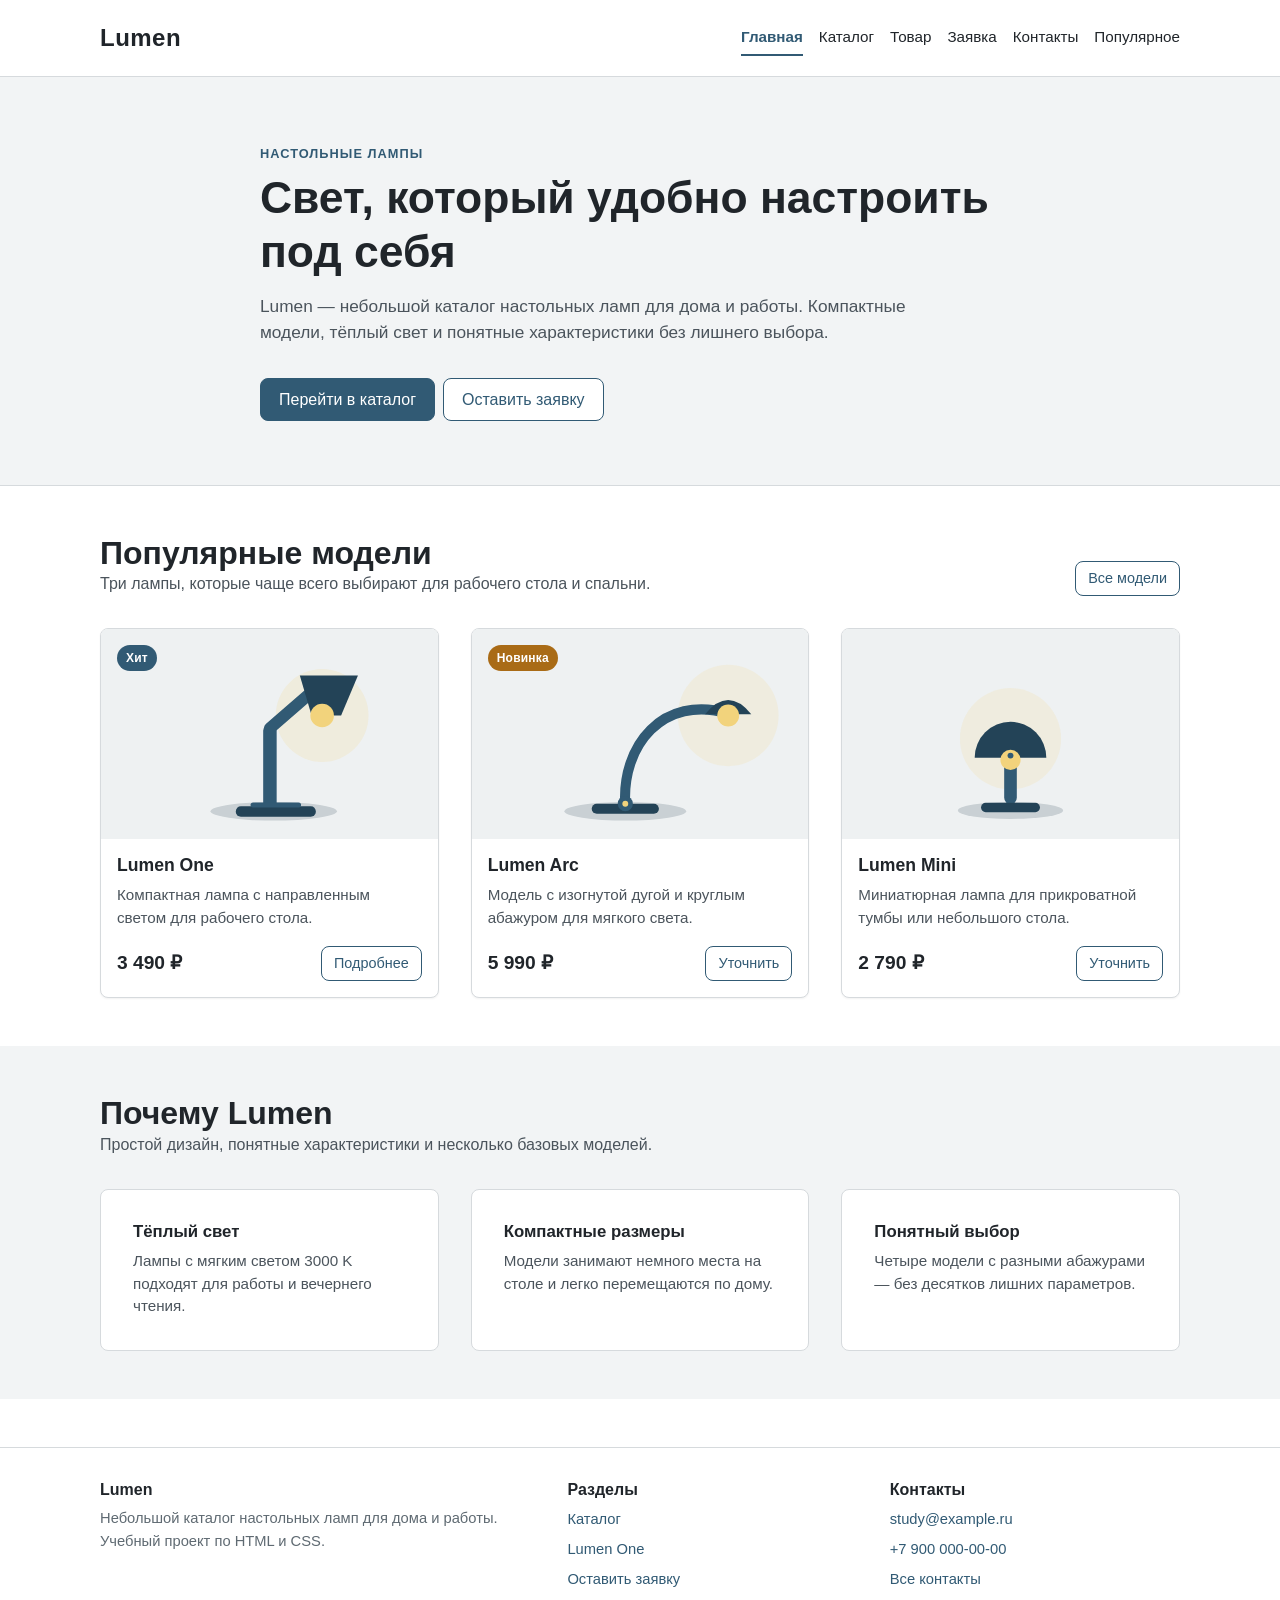
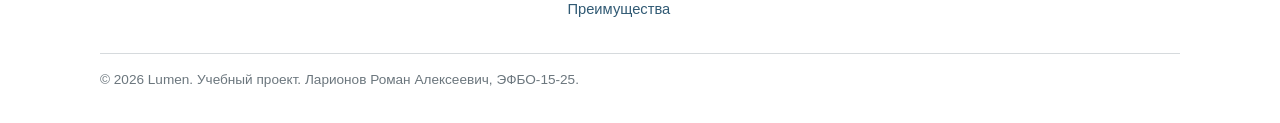
<file: index.html>
<!DOCTYPE html>
<html lang="ru">
<head>
  <meta charset="UTF-8">
  <meta name="viewport" content="width=device-width, initial-scale=1.0">
  <meta name="description" content="Lumen — небольшой каталог настольных ламп для дома и работы. Компактные модели, тёплый свет и понятные характеристики.">
  <title>Lumen — настольные лампы для дома и работы</title>
  <link rel="icon" type="image/svg+xml" href="images/favicon.svg">
  <link rel="stylesheet" href="css/style.css">
</head>
<body id="top">
  <a class="skip-link" href="#main">Перейти к содержимому</a>

  <header class="site-header">
    <div class="container site-header__inner">
      <a class="site-header__logo" href="index.html">Lumen</a>
      <nav class="site-nav" aria-label="Основная навигация">
        <ul class="site-nav__list">
          <li><a class="site-nav__link site-nav__link--active" href="index.html" aria-current="page">Главная</a></li>
          <li><a class="site-nav__link" href="catalog.html">Каталог</a></li>
          <li><a class="site-nav__link" href="product.html">Товар</a></li>
          <li><a class="site-nav__link" href="order.html">Заявка</a></li>
          <li><a class="site-nav__link" href="contacts.html">Контакты</a></li>
          <li><a class="site-nav__link" href="index.html#popular">Популярное</a></li>
        </ul>
      </nav>
    </div>
  </header>

  <main id="main">
    <section class="hero">
      <div class="container hero__inner">
        <span class="hero__eyebrow">Настольные лампы</span>
        <h1 class="hero__title">Свет, который удобно настроить под себя</h1>
        <p class="hero__text">
          Lumen — небольшой каталог настольных ламп для дома и работы.
          Компактные модели, тёплый свет и понятные характеристики без лишнего выбора.
        </p>
        <div class="hero__actions">
          <a class="button" href="catalog.html">Перейти в каталог</a>
          <button class="button button--secondary" type="button" data-open-order="order-dialog">Оставить заявку</button>
        </div>
      </div>
    </section>

    <section class="section" id="popular" aria-labelledby="popular-title">
      <div class="container">
        <div class="section__head">
          <div>
            <h2 class="section__title" id="popular-title">Популярные модели</h2>
            <p class="section__text">Три лампы, которые чаще всего выбирают для рабочего стола и спальни.</p>
          </div>
          <a class="button button--secondary button--small" href="catalog.html">Все модели</a>
        </div>

        <div class="product-grid">
          <article class="product-card">
            <span class="product-card__badge">Хит</span>
            <img class="product-card__image" src="images/lamp-one.svg" alt="Настольная лампа Lumen One" width="800" height="500">
            <div class="product-card__content">
              <h3 class="product-card__title"><a href="product.html">Lumen One</a></h3>
              <p class="product-card__text">Компактная лампа с направленным светом для рабочего стола.</p>
              <div class="product-card__meta">
                <p class="product-card__price">3 490 ₽</p>
                <a class="button button--secondary button--small" href="product.html">Подробнее</a>
              </div>
            </div>
          </article>

          <article class="product-card">
            <span class="product-card__badge product-card__badge--accent">Новинка</span>
            <img class="product-card__image" src="images/lamp-arc.svg" alt="Настольная лампа Lumen Arc" width="800" height="500">
            <div class="product-card__content">
              <h3 class="product-card__title">Lumen Arc</h3>
              <p class="product-card__text">Модель с изогнутой дугой и круглым абажуром для мягкого света.</p>
              <div class="product-card__meta">
                <p class="product-card__price">5 990 ₽</p>
                <a class="button button--secondary button--small" href="order.html">Уточнить</a>
              </div>
            </div>
          </article>

          <article class="product-card">
            <img class="product-card__image" src="images/lamp-mini.svg" alt="Настольная лампа Lumen Mini" width="800" height="500">
            <div class="product-card__content">
              <h3 class="product-card__title">Lumen Mini</h3>
              <p class="product-card__text">Миниатюрная лампа для прикроватной тумбы или небольшого стола.</p>
              <div class="product-card__meta">
                <p class="product-card__price">2 790 ₽</p>
                <a class="button button--secondary button--small" href="order.html">Уточнить</a>
              </div>
            </div>
          </article>
        </div>
      </div>
    </section>

    <section class="section section--muted" id="advantages" aria-labelledby="advantages-title">
      <div class="container">
        <div class="section__head">
          <div>
            <h2 class="section__title" id="advantages-title">Почему Lumen</h2>
            <p class="section__text">Простой дизайн, понятные характеристики и несколько базовых моделей.</p>
          </div>
        </div>

        <div class="advantage-grid">
          <article class="advantage">
            <h3 class="advantage__title">Тёплый свет</h3>
            <p class="advantage__text">Лампы с мягким светом 3000 K подходят для работы и вечернего чтения.</p>
          </article>
          <article class="advantage">
            <h3 class="advantage__title">Компактные размеры</h3>
            <p class="advantage__text">Модели занимают немного места на столе и легко перемещаются по дому.</p>
          </article>
          <article class="advantage">
            <h3 class="advantage__title">Понятный выбор</h3>
            <p class="advantage__text">Четыре модели с разными абажурами — без десятков лишних параметров.</p>
          </article>
        </div>
      </div>
    </section>
  </main>

  <footer class="site-footer" id="contacts">
    <div class="container">
      <div class="site-footer__grid">
        <div>
          <h2 class="site-footer__title">Lumen</h2>
          <p class="site-footer__text">Небольшой каталог настольных ламп для дома и работы. Учебный проект по HTML и CSS.</p>
        </div>
        <div>
          <h2 class="site-footer__title">Разделы</h2>
          <ul class="site-footer__list">
            <li><a class="site-footer__link" href="catalog.html">Каталог</a></li>
            <li><a class="site-footer__link" href="product.html">Lumen One</a></li>
            <li><a class="site-footer__link" href="order.html">Оставить заявку</a></li>
            <li><a class="site-footer__link" href="index.html#advantages">Преимущества</a></li>
          </ul>
        </div>
        <div>
          <h2 class="site-footer__title">Контакты</h2>
          <ul class="site-footer__list">
            <li><a class="site-footer__link" href="mailto:study@example.ru">study@example.ru</a></li>
            <li><a class="site-footer__link" href="tel:+79000000000">+7 900 000-00-00</a></li>
            <li><a class="site-footer__link" href="contacts.html">Все контакты</a></li>
          </ul>
        </div>
      </div>
      <p class="site-footer__bottom">© 2026 Lumen. Учебный проект. Ларионов Роман Алексеевич, ЭФБО-15-25.</p>
    </div>
  </footer>

  <dialog class="order-dialog" id="order-dialog" aria-labelledby="order-dialog-title">
    <button class="order-dialog__close" type="button" data-close-order aria-label="Закрыть окно">&times;</button>
    <h2 class="order-dialog__title" id="order-dialog-title">Заявка на лампу</h2>
    <p class="order-dialog__text">Оставьте контакты — поможем выбрать модель и ответим на вопросы.</p>

    <form class="order-form" action="#" method="post">
      <div class="order-form__grid">
        <div class="order-form__field">
          <label class="order-form__label" for="dialog-name">Имя <span class="order-form__required">*</span></label>
          <input class="order-form__input" id="dialog-name" name="name" type="text" minlength="2" maxlength="50" autocomplete="name" required>
        </div>
        <div class="order-form__field">
          <label class="order-form__label" for="dialog-email">E-mail <span class="order-form__required">*</span></label>
          <input class="order-form__input" id="dialog-email" name="email" type="email" placeholder="name@example.ru" autocomplete="email" required>
        </div>
        <div class="order-form__field">
          <label class="order-form__label" for="dialog-phone">Телефон <span class="order-form__required">*</span></label>
          <input class="order-form__input" id="dialog-phone" name="phone" type="tel" inputmode="tel" placeholder="+7 900 000-00-00" pattern="\+7\s?[0-9]{3}\s?[0-9]{3}-?[0-9]{2}-?[0-9]{2}" title="Формат: +7 900 000-00-00" autocomplete="tel" required>
        </div>
        <div class="order-form__field">
          <label class="order-form__label" for="dialog-model">Модель <span class="order-form__required">*</span></label>
          <select class="order-form__select" id="dialog-model" name="model" required>
            <option value="">Выберите модель</option>
            <option value="lumen-one">Lumen One</option>
            <option value="lumen-arc">Lumen Arc</option>
            <option value="lumen-mini">Lumen Mini</option>
            <option value="lumen-classic">Lumen Classic</option>
          </select>
        </div>
        <div class="order-form__field">
          <label class="order-form__label" for="dialog-date">Желаемая дата связи</label>
          <input class="order-form__input" id="dialog-date" name="contact-date" type="date">
        </div>
        <div class="order-form__field order-form__field--full">
          <label class="order-form__label" for="dialog-comment">Комментарий</label>
          <textarea class="order-form__textarea" id="dialog-comment" name="comment" rows="3" maxlength="300" placeholder="Дополнительная информация"></textarea>
        </div>
        <div class="order-form__field order-form__field--full">
          <label class="order-form__checkbox" for="dialog-consent">
            <input id="dialog-consent" name="consent" type="checkbox" required>
            <span>Согласен на обработку персональных данных <span class="order-form__required">*</span></span>
          </label>
        </div>
      </div>

      <input type="hidden" name="source" value="index-modal">
      <p class="form-message" role="status" hidden>Заявка отправлена. Мы свяжемся с вами в ближайшее время.</p>
      <div class="order-form__actions">
        <button class="button" type="submit">Отправить</button>
        <button class="button button--secondary" type="button" data-close-order>Закрыть</button>
      </div>
    </form>
  </dialog>

  <script src="js/main.js"></script>
</body>
</html>
</file>
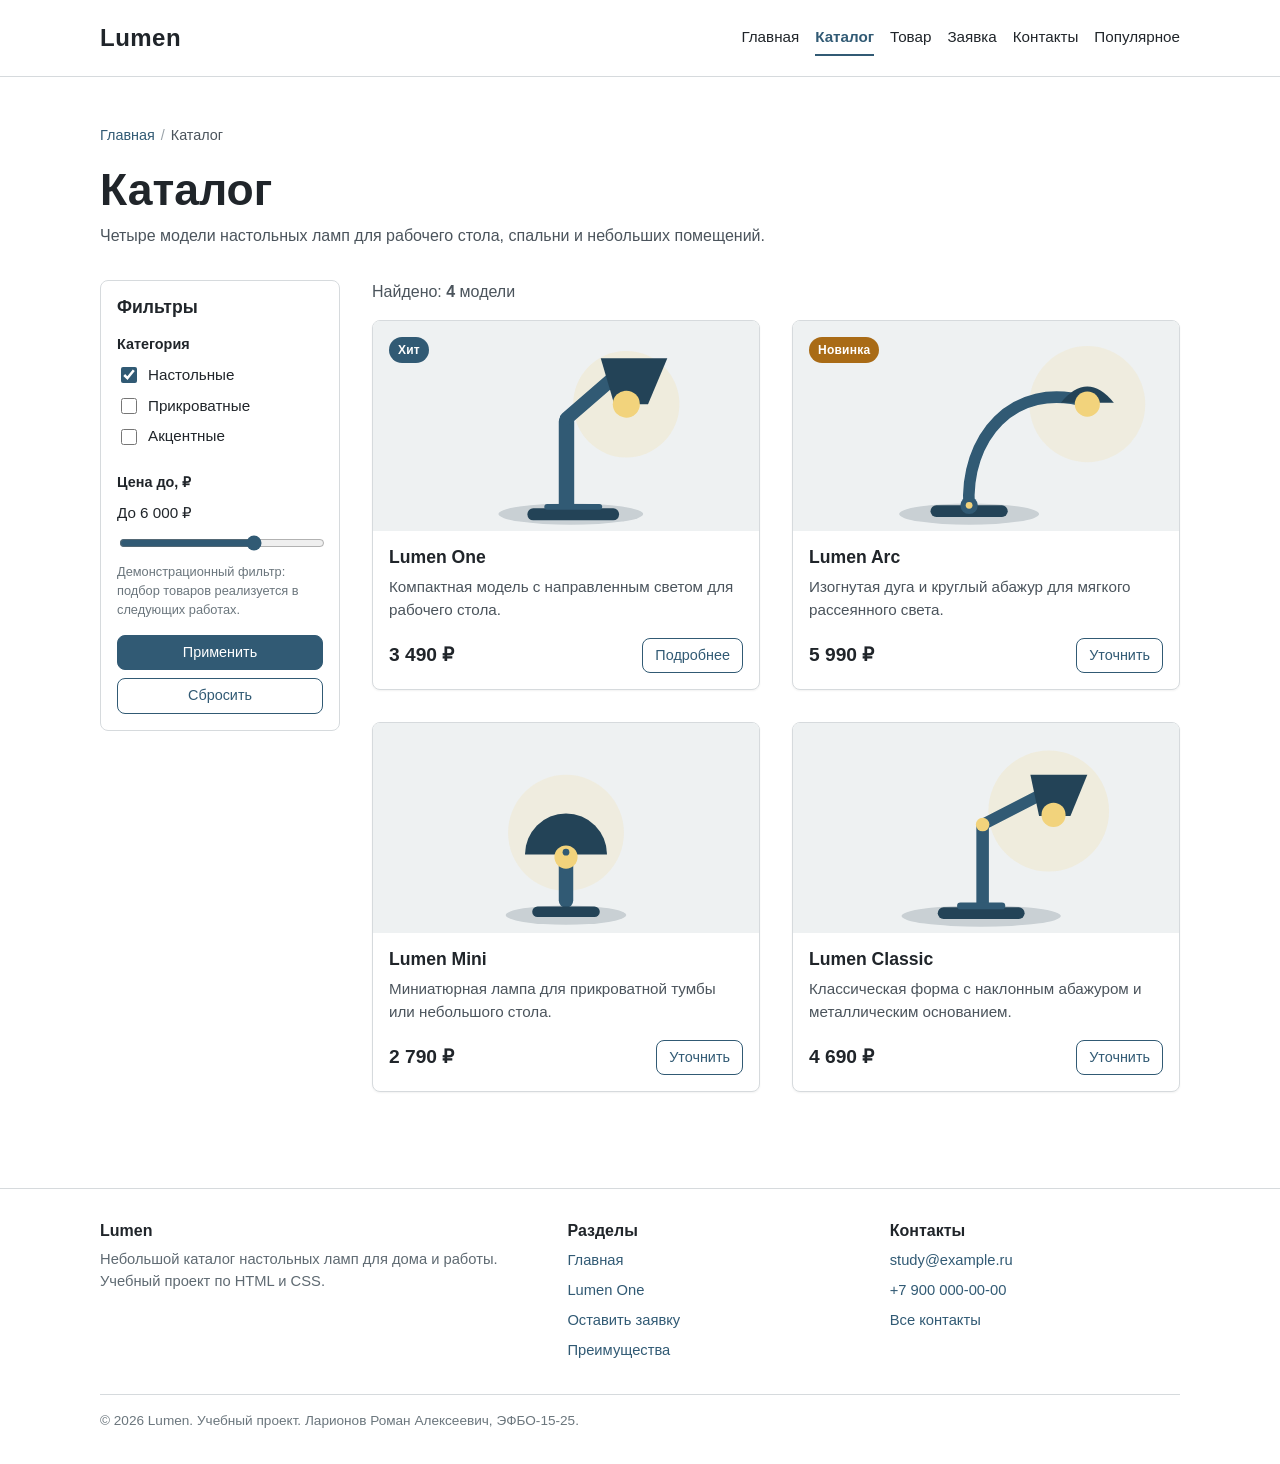
<file: catalog.html>
<!DOCTYPE html>
<html lang="ru">
<head>
  <meta charset="UTF-8">
  <meta name="viewport" content="width=device-width, initial-scale=1.0">
  <meta name="description" content="Каталог настольных ламп Lumen: четыре модели с разными абажурами, ценами и характеристиками.">
  <title>Каталог настольных ламп — Lumen</title>
  <link rel="icon" type="image/svg+xml" href="images/favicon.svg">
  <link rel="stylesheet" href="css/style.css">
</head>
<body id="top">
  <a class="skip-link" href="#main">Перейти к содержимому</a>

  <header class="site-header">
    <div class="container site-header__inner">
      <a class="site-header__logo" href="index.html">Lumen</a>
      <nav class="site-nav" aria-label="Основная навигация">
        <ul class="site-nav__list">
          <li><a class="site-nav__link" href="index.html">Главная</a></li>
          <li><a class="site-nav__link site-nav__link--active" href="catalog.html" aria-current="page">Каталог</a></li>
          <li><a class="site-nav__link" href="product.html">Товар</a></li>
          <li><a class="site-nav__link" href="order.html">Заявка</a></li>
          <li><a class="site-nav__link" href="contacts.html">Контакты</a></li>
          <li><a class="site-nav__link" href="index.html#popular">Популярное</a></li>
        </ul>
      </nav>
    </div>
  </header>

  <main id="main" class="section">
    <div class="container">
      <nav class="breadcrumbs" aria-label="Хлебные крошки">
        <ol class="breadcrumbs__list">
          <li class="breadcrumbs__item"><a href="index.html">Главная</a></li>
          <li class="breadcrumbs__item"><span class="breadcrumbs__current" aria-current="page">Каталог</span></li>
        </ol>
      </nav>

      <div class="page-head">
        <h1 class="page-head__title">Каталог</h1>
        <p class="page-head__text">Четыре модели настольных ламп для рабочего стола, спальни и небольших помещений.</p>
      </div>

      <div class="catalog__layout">
        <aside class="catalog__aside" aria-label="Фильтры каталога">
          <form class="filter" action="#" method="get">
            <h2 class="filter__title">Фильтры</h2>

            <fieldset class="filter__group">
              <legend class="filter__legend">Категория</legend>
              <label class="filter__item">
                <input class="filter__input" type="checkbox" name="category" value="desk" checked>
                <span>Настольные</span>
              </label>
              <label class="filter__item">
                <input class="filter__input" type="checkbox" name="category" value="bedside">
                <span>Прикроватные</span>
              </label>
              <label class="filter__item">
                <input class="filter__input" type="checkbox" name="category" value="accent">
                <span>Акцентные</span>
              </label>
            </fieldset>

            <fieldset class="filter__group">
              <legend class="filter__legend">Цена до, ₽</legend>
              <label class="filter__item" for="price-max">До 6 000 ₽</label>
              <input class="filter__range" id="price-max" type="range" name="price" min="2000" max="8000" step="500" value="6000">
              <p class="filter__hint">Демонстрационный фильтр: подбор товаров реализуется в следующих работах.</p>
            </fieldset>

            <div class="filter__actions">
              <button class="button button--small" type="submit">Применить</button>
              <button class="button button--secondary button--small" type="reset">Сбросить</button>
            </div>
          </form>
        </aside>

        <div class="catalog__content">
          <div class="catalog__toolbar">
            <p class="catalog__count">Найдено: <strong>4</strong> модели</p>
          </div>

          <div class="product-grid">
            <article class="product-card">
              <span class="product-card__badge">Хит</span>
              <img class="product-card__image" src="images/lamp-one.svg" alt="Настольная лампа Lumen One" width="800" height="500">
              <div class="product-card__content">
                <h2 class="product-card__title"><a href="product.html">Lumen One</a></h2>
                <p class="product-card__text">Компактная модель с направленным светом для рабочего стола.</p>
                <div class="product-card__meta">
                  <p class="product-card__price">3 490 ₽</p>
                  <a class="button button--secondary button--small" href="product.html">Подробнее</a>
                </div>
              </div>
            </article>

            <article class="product-card">
              <span class="product-card__badge product-card__badge--accent">Новинка</span>
              <img class="product-card__image" src="images/lamp-arc.svg" alt="Настольная лампа Lumen Arc" width="800" height="500">
              <div class="product-card__content">
                <h2 class="product-card__title">Lumen Arc</h2>
                <p class="product-card__text">Изогнутая дуга и круглый абажур для мягкого рассеянного света.</p>
                <div class="product-card__meta">
                  <p class="product-card__price">5 990 ₽</p>
                  <a class="button button--secondary button--small" href="order.html">Уточнить</a>
                </div>
              </div>
            </article>

            <article class="product-card">
              <img class="product-card__image" src="images/lamp-mini.svg" alt="Настольная лампа Lumen Mini" width="800" height="500">
              <div class="product-card__content">
                <h2 class="product-card__title">Lumen Mini</h2>
                <p class="product-card__text">Миниатюрная лампа для прикроватной тумбы или небольшого стола.</p>
                <div class="product-card__meta">
                  <p class="product-card__price">2 790 ₽</p>
                  <a class="button button--secondary button--small" href="order.html">Уточнить</a>
                </div>
              </div>
            </article>

            <article class="product-card">
              <img class="product-card__image" src="images/lamp-classic.svg" alt="Настольная лампа Lumen Classic" width="800" height="500">
              <div class="product-card__content">
                <h2 class="product-card__title">Lumen Classic</h2>
                <p class="product-card__text">Классическая форма с наклонным абажуром и металлическим основанием.</p>
                <div class="product-card__meta">
                  <p class="product-card__price">4 690 ₽</p>
                  <a class="button button--secondary button--small" href="order.html">Уточнить</a>
                </div>
              </div>
            </article>
          </div>
        </div>
      </div>
    </div>
  </main>

  <footer class="site-footer">
    <div class="container">
      <div class="site-footer__grid">
        <div>
          <h2 class="site-footer__title">Lumen</h2>
          <p class="site-footer__text">Небольшой каталог настольных ламп для дома и работы. Учебный проект по HTML и CSS.</p>
        </div>
        <div>
          <h2 class="site-footer__title">Разделы</h2>
          <ul class="site-footer__list">
            <li><a class="site-footer__link" href="index.html">Главная</a></li>
            <li><a class="site-footer__link" href="product.html">Lumen One</a></li>
            <li><a class="site-footer__link" href="order.html">Оставить заявку</a></li>
            <li><a class="site-footer__link" href="index.html#advantages">Преимущества</a></li>
          </ul>
        </div>
        <div>
          <h2 class="site-footer__title">Контакты</h2>
          <ul class="site-footer__list">
            <li><a class="site-footer__link" href="mailto:study@example.ru">study@example.ru</a></li>
            <li><a class="site-footer__link" href="tel:+79000000000">+7 900 000-00-00</a></li>
            <li><a class="site-footer__link" href="contacts.html">Все контакты</a></li>
          </ul>
        </div>
      </div>
      <p class="site-footer__bottom">© 2026 Lumen. Учебный проект. Ларионов Роман Алексеевич, ЭФБО-15-25.</p>
    </div>
  </footer>

  <script src="js/main.js"></script>
</body>
</html>
</file>
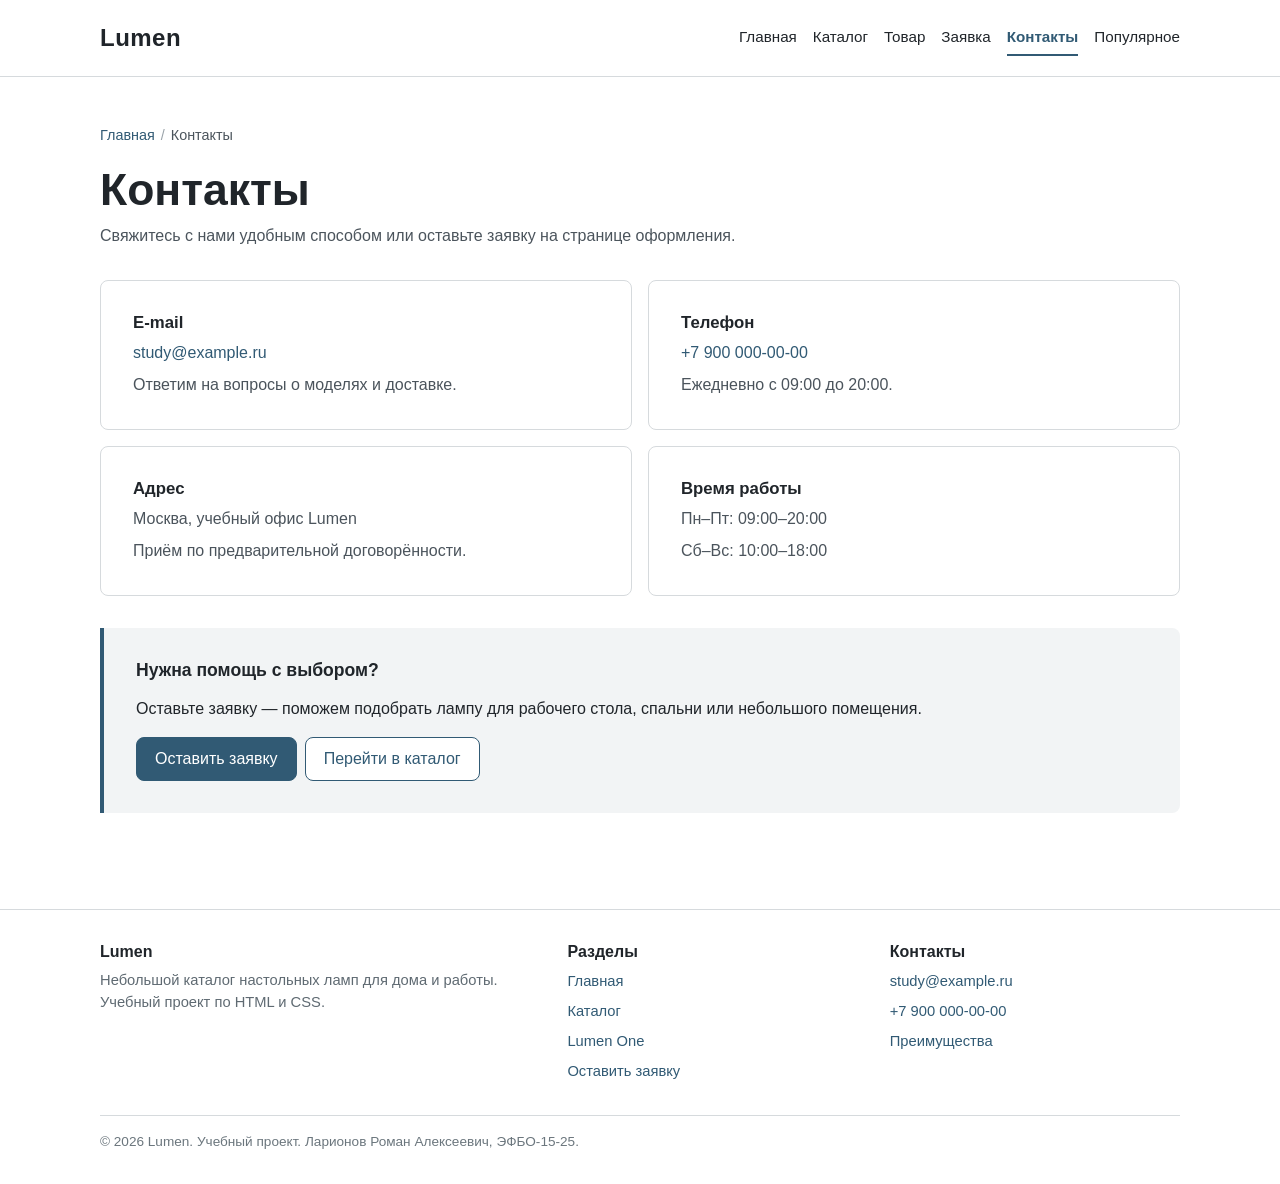
<file: contacts.html>
<!DOCTYPE html>
<html lang="ru">
<head>
  <meta charset="UTF-8">
  <meta name="viewport" content="width=device-width, initial-scale=1.0">
  <meta name="description" content="Контакты Lumen: e-mail, телефон, адрес и время работы учебного каталога настольных ламп.">
  <title>Контакты — Lumen</title>
  <link rel="icon" type="image/svg+xml" href="images/favicon.svg">
  <link rel="stylesheet" href="css/style.css">
</head>
<body id="top">
  <a class="skip-link" href="#main">Перейти к содержимому</a>

  <header class="site-header">
    <div class="container site-header__inner">
      <a class="site-header__logo" href="index.html">Lumen</a>
      <nav class="site-nav" aria-label="Основная навигация">
        <ul class="site-nav__list">
          <li><a class="site-nav__link" href="index.html">Главная</a></li>
          <li><a class="site-nav__link" href="catalog.html">Каталог</a></li>
          <li><a class="site-nav__link" href="product.html">Товар</a></li>
          <li><a class="site-nav__link" href="order.html">Заявка</a></li>
          <li><a class="site-nav__link site-nav__link--active" href="contacts.html" aria-current="page">Контакты</a></li>
          <li><a class="site-nav__link" href="index.html#popular">Популярное</a></li>
        </ul>
      </nav>
    </div>
  </header>

  <main id="main" class="section">
    <div class="container">
      <nav class="breadcrumbs" aria-label="Хлебные крошки">
        <ol class="breadcrumbs__list">
          <li class="breadcrumbs__item"><a href="index.html">Главная</a></li>
          <li class="breadcrumbs__item"><span class="breadcrumbs__current" aria-current="page">Контакты</span></li>
        </ol>
      </nav>

      <div class="page-head">
        <h1 class="page-head__title">Контакты</h1>
        <p class="page-head__text">Свяжитесь с нами удобным способом или оставьте заявку на странице оформления.</p>
      </div>

      <div class="contact-grid">
        <article class="contact-card">
          <h2 class="contact-card__title">E-mail</h2>
          <p class="contact-card__text"><a href="mailto:study@example.ru">study@example.ru</a></p>
          <p class="contact-card__text">Ответим на вопросы о моделях и доставке.</p>
        </article>

        <article class="contact-card">
          <h2 class="contact-card__title">Телефон</h2>
          <p class="contact-card__text"><a href="tel:+79000000000">+7 900 000-00-00</a></p>
          <p class="contact-card__text">Ежедневно с 09:00 до 20:00.</p>
        </article>

        <article class="contact-card">
          <h2 class="contact-card__title">Адрес</h2>
          <p class="contact-card__text">Москва, учебный офис Lumen</p>
          <p class="contact-card__text">Приём по предварительной договорённости.</p>
        </article>

        <article class="contact-card">
          <h2 class="contact-card__title">Время работы</h2>
          <p class="contact-card__text">Пн–Пт: 09:00–20:00</p>
          <p class="contact-card__text">Сб–Вс: 10:00–18:00</p>
        </article>
      </div>

      <div class="info-panel">
        <h2 class="info-panel__title">Нужна помощь с выбором?</h2>
        <p>Оставьте заявку — поможем подобрать лампу для рабочего стола, спальни или небольшого помещения.</p>
        <div class="order-form__actions">
          <a class="button" href="order.html">Оставить заявку</a>
          <a class="button button--secondary" href="catalog.html">Перейти в каталог</a>
        </div>
      </div>
    </div>
  </main>

  <footer class="site-footer">
    <div class="container">
      <div class="site-footer__grid">
        <div>
          <h2 class="site-footer__title">Lumen</h2>
          <p class="site-footer__text">Небольшой каталог настольных ламп для дома и работы. Учебный проект по HTML и CSS.</p>
        </div>
        <div>
          <h2 class="site-footer__title">Разделы</h2>
          <ul class="site-footer__list">
            <li><a class="site-footer__link" href="index.html">Главная</a></li>
            <li><a class="site-footer__link" href="catalog.html">Каталог</a></li>
            <li><a class="site-footer__link" href="product.html">Lumen One</a></li>
            <li><a class="site-footer__link" href="order.html">Оставить заявку</a></li>
          </ul>
        </div>
        <div>
          <h2 class="site-footer__title">Контакты</h2>
          <ul class="site-footer__list">
            <li><a class="site-footer__link" href="mailto:study@example.ru">study@example.ru</a></li>
            <li><a class="site-footer__link" href="tel:+79000000000">+7 900 000-00-00</a></li>
            <li><a class="site-footer__link" href="index.html#advantages">Преимущества</a></li>
          </ul>
        </div>
      </div>
      <p class="site-footer__bottom">© 2026 Lumen. Учебный проект. Ларионов Роман Алексеевич, ЭФБО-15-25.</p>
    </div>
  </footer>

  <script src="js/main.js"></script>
</body>
</html>
</file>
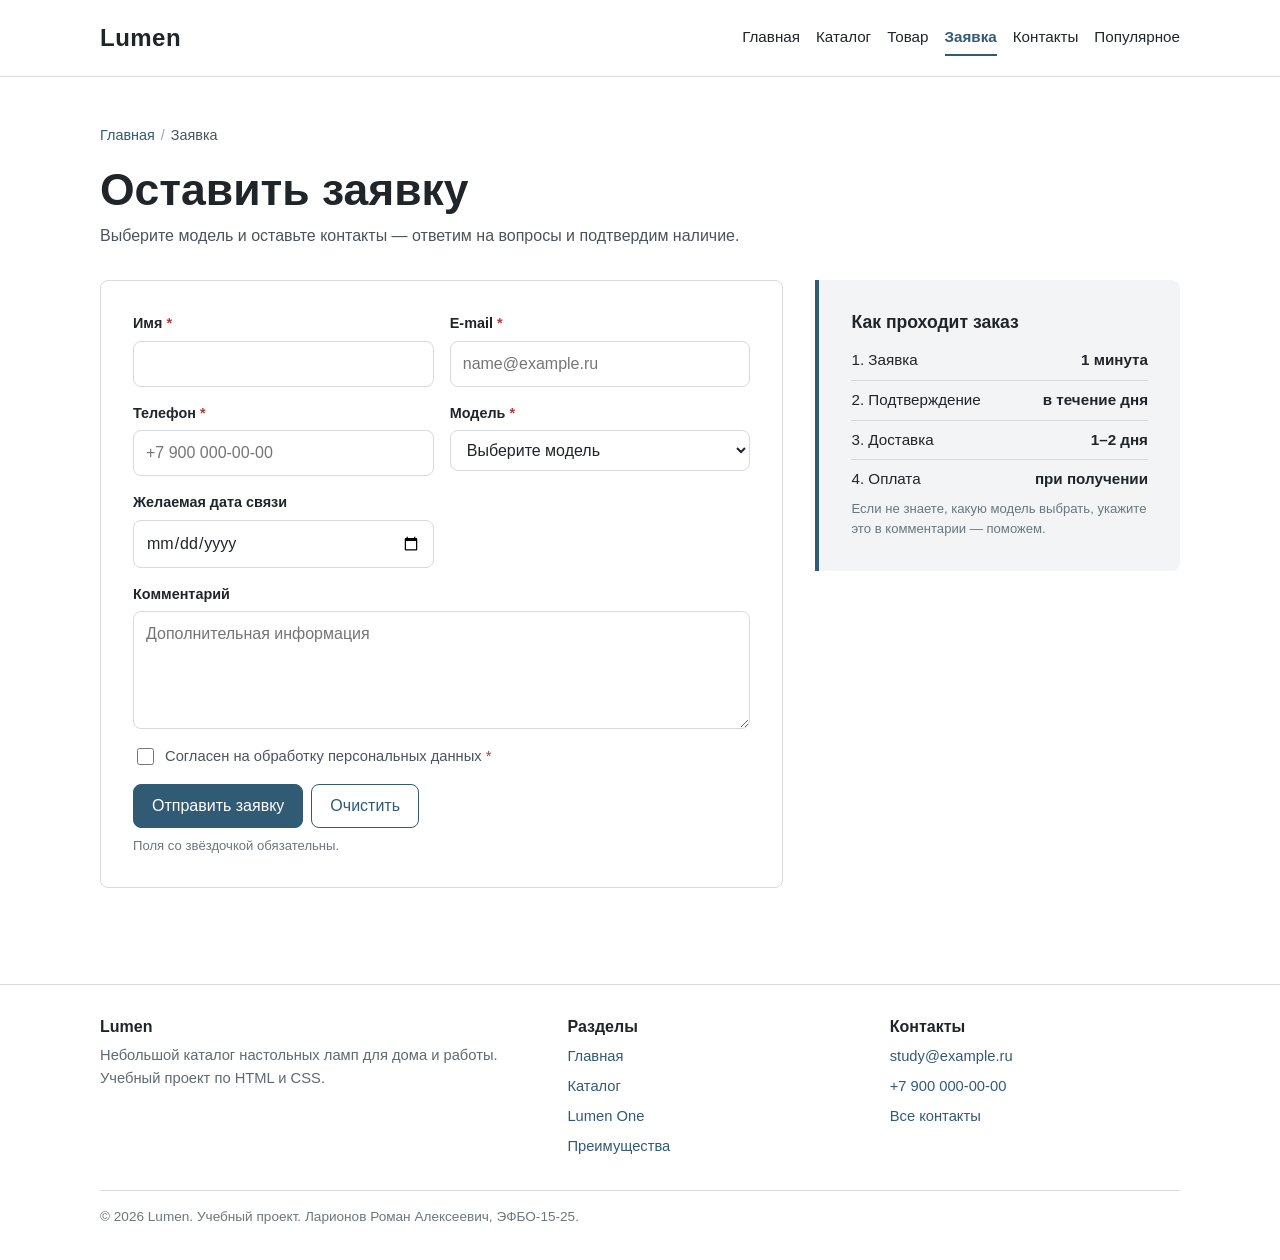
<file: order.html>
<!DOCTYPE html>
<html lang="ru">
<head>
  <meta charset="UTF-8">
  <meta name="viewport" content="width=device-width, initial-scale=1.0">
  <meta name="description" content="Оставить заявку на настольную лампу Lumen: выбор модели, контактные данные и комментарий.">
  <title>Оставить заявку — Lumen</title>
  <link rel="icon" type="image/svg+xml" href="images/favicon.svg">
  <link rel="stylesheet" href="css/style.css">
</head>
<body id="top">
  <a class="skip-link" href="#main">Перейти к содержимому</a>

  <header class="site-header">
    <div class="container site-header__inner">
      <a class="site-header__logo" href="index.html">Lumen</a>
      <nav class="site-nav" aria-label="Основная навигация">
        <ul class="site-nav__list">
          <li><a class="site-nav__link" href="index.html">Главная</a></li>
          <li><a class="site-nav__link" href="catalog.html">Каталог</a></li>
          <li><a class="site-nav__link" href="product.html">Товар</a></li>
          <li><a class="site-nav__link site-nav__link--active" href="order.html" aria-current="page">Заявка</a></li>
          <li><a class="site-nav__link" href="contacts.html">Контакты</a></li>
          <li><a class="site-nav__link" href="index.html#popular">Популярное</a></li>
        </ul>
      </nav>
    </div>
  </header>

  <main id="main" class="section">
    <div class="container">
      <nav class="breadcrumbs" aria-label="Хлебные крошки">
        <ol class="breadcrumbs__list">
          <li class="breadcrumbs__item"><a href="index.html">Главная</a></li>
          <li class="breadcrumbs__item"><span class="breadcrumbs__current" aria-current="page">Заявка</span></li>
        </ol>
      </nav>

      <div class="page-head">
        <h1 class="page-head__title">Оставить заявку</h1>
        <p class="page-head__text">Выберите модель и оставьте контакты — ответим на вопросы и подтвердим наличие.</p>
      </div>

      <div class="order-layout">
        <form class="order-form" action="#" method="post">
          <div class="order-form__grid">
            <div class="order-form__field">
              <label class="order-form__label" for="order-name">Имя <span class="order-form__required">*</span></label>
              <input class="order-form__input" id="order-name" name="name" type="text" minlength="2" maxlength="50" autocomplete="name" required>
            </div>
            <div class="order-form__field">
              <label class="order-form__label" for="order-email">E-mail <span class="order-form__required">*</span></label>
              <input class="order-form__input" id="order-email" name="email" type="email" placeholder="name@example.ru" autocomplete="email" required>
            </div>
            <div class="order-form__field">
              <label class="order-form__label" for="order-phone">Телефон <span class="order-form__required">*</span></label>
              <input class="order-form__input" id="order-phone" name="phone" type="tel" inputmode="tel" placeholder="+7 900 000-00-00" pattern="\+7\s?[0-9]{3}\s?[0-9]{3}-?[0-9]{2}-?[0-9]{2}" title="Формат: +7 900 000-00-00" autocomplete="tel" required>
            </div>
            <div class="order-form__field">
              <label class="order-form__label" for="order-model">Модель <span class="order-form__required">*</span></label>
              <select class="order-form__select" id="order-model" name="model" required>
                <option value="">Выберите модель</option>
                <option value="lumen-one">Lumen One — 3 490 ₽</option>
                <option value="lumen-arc">Lumen Arc — 5 990 ₽</option>
                <option value="lumen-mini">Lumen Mini — 2 790 ₽</option>
                <option value="lumen-classic">Lumen Classic — 4 690 ₽</option>
              </select>
            </div>
            <div class="order-form__field">
              <label class="order-form__label" for="order-date">Желаемая дата связи</label>
              <input class="order-form__input" id="order-date" name="contact-date" type="date">
            </div>
            <div class="order-form__field order-form__field--full">
              <label class="order-form__label" for="order-comment">Комментарий</label>
              <textarea class="order-form__textarea" id="order-comment" name="comment" rows="4" maxlength="300" placeholder="Дополнительная информация"></textarea>
            </div>
            <div class="order-form__field order-form__field--full">
              <label class="order-form__checkbox" for="order-consent">
                <input id="order-consent" name="consent" type="checkbox" required>
                <span>Согласен на обработку персональных данных <span class="order-form__required">*</span></span>
              </label>
            </div>
          </div>

          <input type="hidden" name="source" value="order-page">
          <p class="form-message" role="status" hidden>Заявка отправлена. Мы свяжемся с вами в ближайшее время.</p>
          <div class="order-form__actions">
            <button class="button" type="submit">Отправить заявку</button>
            <button class="button button--secondary" type="reset">Очистить</button>
          </div>
          <p class="order-form__note">Поля со звёздочкой обязательны.</p>
        </form>

        <aside aria-label="Как проходит заказ">
          <div class="info-panel">
            <h2 class="info-panel__title">Как проходит заказ</h2>
            <div class="info-panel__list">
              <div class="info-panel__row"><span>1. Заявка</span><span class="info-panel__value">1 минута</span></div>
              <div class="info-panel__row"><span>2. Подтверждение</span><span class="info-panel__value">в течение дня</span></div>
              <div class="info-panel__row"><span>3. Доставка</span><span class="info-panel__value">1–2 дня</span></div>
              <div class="info-panel__row"><span>4. Оплата</span><span class="info-panel__value">при получении</span></div>
            </div>
            <p class="order-form__note">Если не знаете, какую модель выбрать, укажите это в комментарии — поможем.</p>
          </div>
        </aside>
      </div>
    </div>
  </main>

  <footer class="site-footer">
    <div class="container">
      <div class="site-footer__grid">
        <div>
          <h2 class="site-footer__title">Lumen</h2>
          <p class="site-footer__text">Небольшой каталог настольных ламп для дома и работы. Учебный проект по HTML и CSS.</p>
        </div>
        <div>
          <h2 class="site-footer__title">Разделы</h2>
          <ul class="site-footer__list">
            <li><a class="site-footer__link" href="index.html">Главная</a></li>
            <li><a class="site-footer__link" href="catalog.html">Каталог</a></li>
            <li><a class="site-footer__link" href="product.html">Lumen One</a></li>
            <li><a class="site-footer__link" href="index.html#advantages">Преимущества</a></li>
          </ul>
        </div>
        <div>
          <h2 class="site-footer__title">Контакты</h2>
          <ul class="site-footer__list">
            <li><a class="site-footer__link" href="mailto:study@example.ru">study@example.ru</a></li>
            <li><a class="site-footer__link" href="tel:+79000000000">+7 900 000-00-00</a></li>
            <li><a class="site-footer__link" href="contacts.html">Все контакты</a></li>
          </ul>
        </div>
      </div>
      <p class="site-footer__bottom">© 2026 Lumen. Учебный проект. Ларионов Роман Алексеевич, ЭФБО-15-25.</p>
    </div>
  </footer>

  <script src="js/main.js"></script>
</body>
</html>
</file>
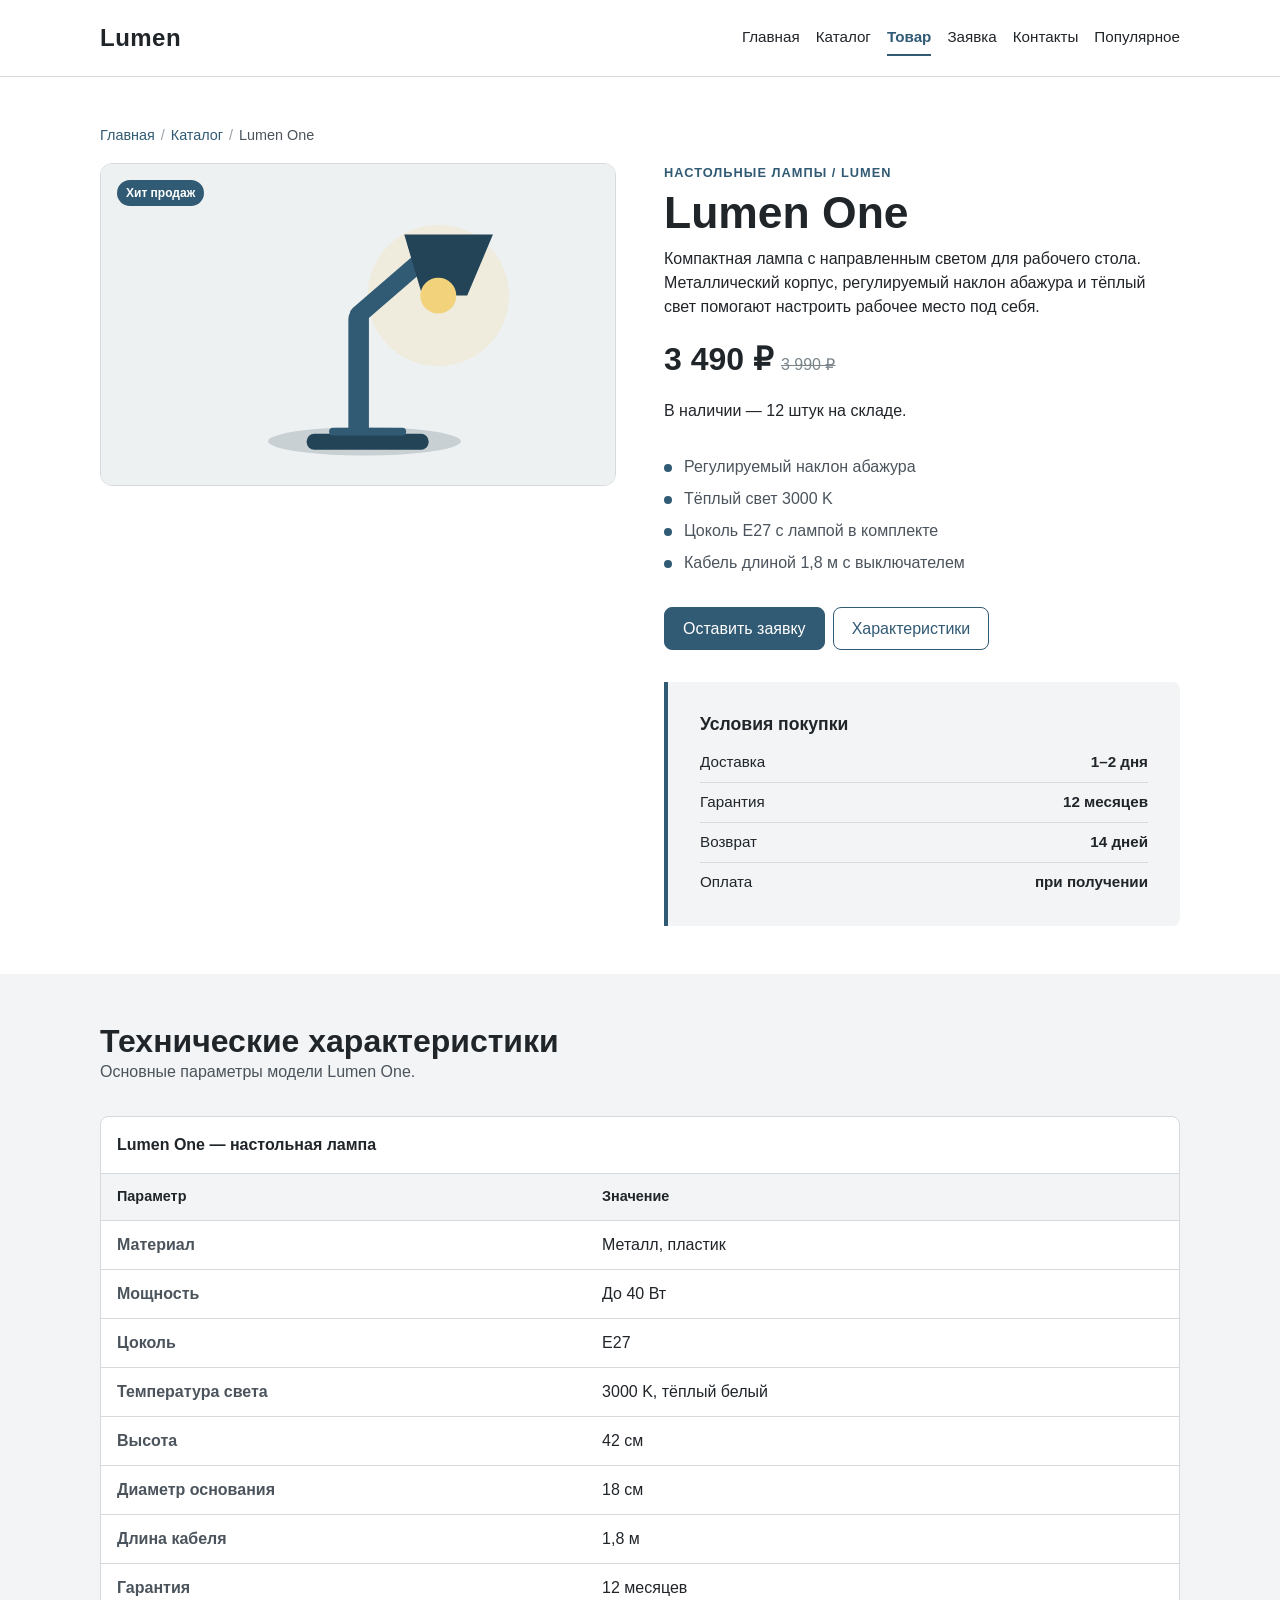
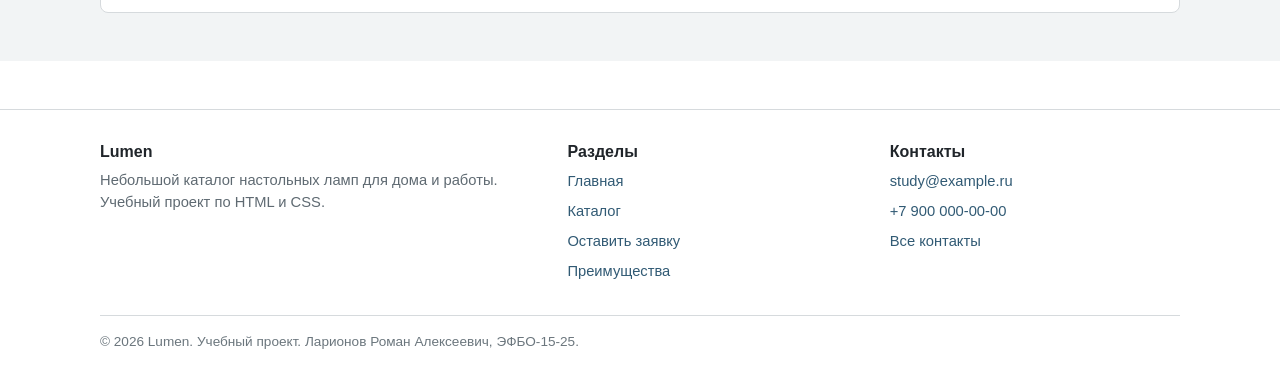
<file: product.html>
<!DOCTYPE html>
<html lang="ru">
<head>
  <meta charset="UTF-8">
  <meta name="viewport" content="width=device-width, initial-scale=1.0">
  <meta name="description" content="Настольная лампа Lumen One: описание, цена, характеристики и форма заявки.">
  <title>Lumen One — настольная лампа</title>
  <link rel="icon" type="image/svg+xml" href="images/favicon.svg">
  <link rel="stylesheet" href="css/style.css">
</head>
<body id="top">
  <a class="skip-link" href="#main">Перейти к содержимому</a>

  <header class="site-header">
    <div class="container site-header__inner">
      <a class="site-header__logo" href="index.html">Lumen</a>
      <nav class="site-nav" aria-label="Основная навигация">
        <ul class="site-nav__list">
          <li><a class="site-nav__link" href="index.html">Главная</a></li>
          <li><a class="site-nav__link" href="catalog.html">Каталог</a></li>
          <li><a class="site-nav__link site-nav__link--active" href="product.html" aria-current="page">Товар</a></li>
          <li><a class="site-nav__link" href="order.html">Заявка</a></li>
          <li><a class="site-nav__link" href="contacts.html">Контакты</a></li>
          <li><a class="site-nav__link" href="index.html#popular">Популярное</a></li>
        </ul>
      </nav>
    </div>
  </header>

  <main id="main">
    <section class="section">
      <div class="container">
        <nav class="breadcrumbs" aria-label="Хлебные крошки">
          <ol class="breadcrumbs__list">
            <li class="breadcrumbs__item"><a href="index.html">Главная</a></li>
            <li class="breadcrumbs__item"><a href="catalog.html">Каталог</a></li>
            <li class="breadcrumbs__item"><span class="breadcrumbs__current" aria-current="page">Lumen One</span></li>
          </ol>
        </nav>

        <div class="product-detail">
          <div class="product-detail__media">
            <span class="product-detail__badge">Хит продаж</span>
            <img class="product-detail__image" src="images/lamp-one.svg" alt="Настольная лампа Lumen One с тёмно-синим абажуром" width="800" height="500">
          </div>

          <div>
            <p class="product-detail__category">Настольные лампы / Lumen</p>
            <h1 class="product-detail__title">Lumen One</h1>
            <p>
              Компактная лампа с направленным светом для рабочего стола.
              Металлический корпус, регулируемый наклон абажура и тёплый свет
              помогают настроить рабочее место под себя.
            </p>

            <div class="product-detail__price-row">
              <span class="product-detail__price">3 490 ₽</span>
              <span class="product-detail__price-old">3 990 ₽</span>
            </div>

            <p>В наличии — 12 штук на складе.</p>

            <ul class="product-features">
              <li class="product-features__item">Регулируемый наклон абажура</li>
              <li class="product-features__item">Тёплый свет 3000 K</li>
              <li class="product-features__item">Цоколь E27 с лампой в комплекте</li>
              <li class="product-features__item">Кабель длиной 1,8 м с выключателем</li>
            </ul>

            <div class="product-detail__actions">
              <button class="button" type="button" data-open-order="order-dialog">Оставить заявку</button>
              <a class="button button--secondary" href="#specs">Характеристики</a>
            </div>

            <aside class="info-panel" aria-label="Условия покупки">
              <h2 class="info-panel__title">Условия покупки</h2>
              <div class="info-panel__list">
                <div class="info-panel__row"><span>Доставка</span><span class="info-panel__value">1–2 дня</span></div>
                <div class="info-panel__row"><span>Гарантия</span><span class="info-panel__value">12 месяцев</span></div>
                <div class="info-panel__row"><span>Возврат</span><span class="info-panel__value">14 дней</span></div>
                <div class="info-panel__row"><span>Оплата</span><span class="info-panel__value">при получении</span></div>
              </div>
            </aside>
          </div>
        </div>
      </div>
    </section>

    <section class="section section--muted" id="specs" aria-labelledby="specs-title">
      <div class="container">
        <div class="section__head">
          <div>
            <h2 class="section__title" id="specs-title">Технические характеристики</h2>
            <p class="section__text">Основные параметры модели Lumen One.</p>
          </div>
        </div>

        <div class="table-wrap">
          <table class="specs-table">
            <caption class="specs-table__caption">Lumen One — настольная лампа</caption>
            <thead>
              <tr>
                <th scope="col">Параметр</th>
                <th scope="col">Значение</th>
              </tr>
            </thead>
            <tbody>
              <tr>
                <th scope="row">Материал</th>
                <td>Металл, пластик</td>
              </tr>
              <tr>
                <th scope="row">Мощность</th>
                <td>До 40 Вт</td>
              </tr>
              <tr>
                <th scope="row">Цоколь</th>
                <td>E27</td>
              </tr>
              <tr>
                <th scope="row">Температура света</th>
                <td>3000 K, тёплый белый</td>
              </tr>
              <tr>
                <th scope="row">Высота</th>
                <td>42 см</td>
              </tr>
              <tr>
                <th scope="row">Диаметр основания</th>
                <td>18 см</td>
              </tr>
              <tr>
                <th scope="row">Длина кабеля</th>
                <td>1,8 м</td>
              </tr>
              <tr>
                <th scope="row">Гарантия</th>
                <td>12 месяцев</td>
              </tr>
            </tbody>
          </table>
        </div>
      </div>
    </section>
  </main>

  <footer class="site-footer">
    <div class="container">
      <div class="site-footer__grid">
        <div>
          <h2 class="site-footer__title">Lumen</h2>
          <p class="site-footer__text">Небольшой каталог настольных ламп для дома и работы. Учебный проект по HTML и CSS.</p>
        </div>
        <div>
          <h2 class="site-footer__title">Разделы</h2>
          <ul class="site-footer__list">
            <li><a class="site-footer__link" href="index.html">Главная</a></li>
            <li><a class="site-footer__link" href="catalog.html">Каталог</a></li>
            <li><a class="site-footer__link" href="order.html">Оставить заявку</a></li>
            <li><a class="site-footer__link" href="index.html#advantages">Преимущества</a></li>
          </ul>
        </div>
        <div>
          <h2 class="site-footer__title">Контакты</h2>
          <ul class="site-footer__list">
            <li><a class="site-footer__link" href="mailto:study@example.ru">study@example.ru</a></li>
            <li><a class="site-footer__link" href="tel:+79000000000">+7 900 000-00-00</a></li>
            <li><a class="site-footer__link" href="contacts.html">Все контакты</a></li>
          </ul>
        </div>
      </div>
      <p class="site-footer__bottom">© 2026 Lumen. Учебный проект. Ларионов Роман Алексеевич, ЭФБО-15-25.</p>
    </div>
  </footer>

  <dialog class="order-dialog" id="order-dialog" aria-labelledby="product-order-dialog-title">
    <button class="order-dialog__close" type="button" data-close-order aria-label="Закрыть окно">&times;</button>
    <h2 class="order-dialog__title" id="product-order-dialog-title">Заявка на Lumen One</h2>
    <p class="order-dialog__text">Оставьте контакты — подтвердим наличие и обсудим доставку.</p>

    <form class="order-form" action="#" method="post">
      <div class="order-form__grid">
        <div class="order-form__field">
          <label class="order-form__label" for="product-dialog-name">Имя <span class="order-form__required">*</span></label>
          <input class="order-form__input" id="product-dialog-name" name="name" type="text" minlength="2" maxlength="50" autocomplete="name" required>
        </div>
        <div class="order-form__field">
          <label class="order-form__label" for="product-dialog-email">E-mail <span class="order-form__required">*</span></label>
          <input class="order-form__input" id="product-dialog-email" name="email" type="email" placeholder="name@example.ru" autocomplete="email" required>
        </div>
        <div class="order-form__field">
          <label class="order-form__label" for="product-dialog-phone">Телефон <span class="order-form__required">*</span></label>
          <input class="order-form__input" id="product-dialog-phone" name="phone" type="tel" inputmode="tel" placeholder="+7 900 000-00-00" pattern="\+7\s?[0-9]{3}\s?[0-9]{3}-?[0-9]{2}-?[0-9]{2}" title="Формат: +7 900 000-00-00" autocomplete="tel" required>
        </div>
        <div class="order-form__field">
          <label class="order-form__label" for="product-dialog-model">Модель</label>
          <select class="order-form__select" id="product-dialog-model" name="model">
            <option value="lumen-one" selected>Lumen One</option>
            <option value="lumen-arc">Lumen Arc</option>
            <option value="lumen-mini">Lumen Mini</option>
            <option value="lumen-classic">Lumen Classic</option>
          </select>
        </div>
        <div class="order-form__field">
          <label class="order-form__label" for="product-dialog-date">Желаемая дата связи</label>
          <input class="order-form__input" id="product-dialog-date" name="contact-date" type="date">
        </div>
        <div class="order-form__field order-form__field--full">
          <label class="order-form__label" for="product-dialog-comment">Комментарий</label>
          <textarea class="order-form__textarea" id="product-dialog-comment" name="comment" rows="3" maxlength="300" placeholder="Дополнительная информация"></textarea>
        </div>
        <div class="order-form__field order-form__field--full">
          <label class="order-form__checkbox" for="product-dialog-consent">
            <input id="product-dialog-consent" name="consent" type="checkbox" required>
            <span>Согласен на обработку персональных данных <span class="order-form__required">*</span></span>
          </label>
        </div>
      </div>

      <input type="hidden" name="source" value="product-modal">
      <p class="form-message" role="status" hidden>Заявка отправлена. Мы свяжемся с вами в ближайшее время.</p>
      <div class="order-form__actions">
        <button class="button" type="submit">Отправить</button>
        <button class="button button--secondary" type="button" data-close-order>Закрыть</button>
      </div>
    </form>
  </dialog>

  <script src="js/main.js"></script>
</body>
</html>
</file>
<file: css/style.css>
/* =====================================================================
   Lumen — каталог настольных ламп
   Контрольная работа №1: многостраничный HTML/CSS-сайт.
   Файл: css/style.css
   ===================================================================== */

/* 1. Переменные */
:root {
  --color-primary: #315a74;
  --color-primary-dark: #234357;
  --color-primary-soft: #e8eef2;
  --color-text: #20252a;
  --color-text-soft: #4b545c;
  --color-muted: #f2f4f5;
  --color-border: #d6dadd;
  --color-white: #ffffff;
  --color-accent: #a96b16;
  --color-success: #1f7a53;
  --color-success-bg: #e8f4ee;
  --color-danger: #b23a3a;

  --space-xs: 4px;
  --space-sm: 8px;
  --space-md: 16px;
  --space-lg: 32px;
  --space-xl: 48px;
  --space-2xl: 64px;

  --radius-sm: 6px;
  --radius: 8px;
  --radius-lg: 12px;
  --radius-pill: 999px;

  --container-width: 1080px;
  --header-height: 76px;
  --shadow-sm: 0 1px 2px rgba(32, 37, 42, 0.06);
  --shadow-md: 0 12px 30px rgba(32, 37, 42, 0.1);
  --transition-fast: 0.18s ease;
}

/* 2. База */
*,
*::before,
*::after {
  box-sizing: border-box;
}

html {
  scroll-behavior: smooth;
}

body {
  display: flex;
  flex-direction: column;
  min-height: 100vh;
  margin: 0;
  color: var(--color-text);
  background-color: var(--color-white);
  font-family: Arial, sans-serif;
  line-height: 1.5;
  -webkit-font-smoothing: antialiased;
}

main {
  flex: 1;
}

img {
  display: block;
  max-width: 100%;
  height: auto;
}

a {
  color: var(--color-primary);
  text-decoration: none;
  transition: color var(--transition-fast);
}

a:hover {
  color: var(--color-primary-dark);
  text-decoration: underline;
}

h1,
h2,
h3 {
  margin: 0 0 var(--space-md);
  line-height: 1.2;
}

h1 {
  font-size: clamp(2rem, 1.5rem + 1.6vw, 3rem);
}

h2 {
  font-size: clamp(1.5rem, 1.2rem + 1vw, 2rem);
}

h3 {
  font-size: 1.2rem;
}

p {
  margin: 0 0 var(--space-md);
}

ul,
ol {
  margin: 0;
  padding: 0;
  list-style: none;
}

:focus-visible {
  outline: 2px solid var(--color-primary);
  outline-offset: 3px;
  border-radius: var(--radius-sm);
}

.container {
  width: 90%;
  max-width: var(--container-width);
  margin-inline: auto;
}

.skip-link {
  position: absolute;
  top: -100px;
  left: var(--space-md);
  z-index: 100;
  padding: var(--space-sm) var(--space-md);
  color: var(--color-white);
  background-color: var(--color-primary);
  border-radius: var(--radius-sm);
}

.skip-link:focus {
  top: var(--space-sm);
  color: var(--color-white);
  text-decoration: none;
}

/* 3. Шапка и навигация */
.site-header {
  position: sticky;
  top: 0;
  z-index: 50;
  background-color: rgba(255, 255, 255, 0.96);
  border-bottom: 1px solid var(--color-border);
  backdrop-filter: blur(8px);
}

.site-header__inner {
  display: flex;
  flex-wrap: wrap;
  align-items: center;
  justify-content: space-between;
  gap: var(--space-sm) var(--space-lg);
  min-height: var(--header-height);
  padding-block: var(--space-sm);
}

.site-header__logo {
  color: var(--color-text);
  font-size: 1.5rem;
  font-weight: 700;
  letter-spacing: 0.02em;
}

.site-header__logo:hover {
  color: var(--color-primary);
  text-decoration: none;
}

.site-nav__list {
  display: flex;
  flex-wrap: wrap;
  gap: var(--space-sm) var(--space-md);
}

.site-nav__link {
  display: inline-block;
  padding-block: 6px;
  color: var(--color-text);
  font-size: 0.95rem;
  border-bottom: 2px solid transparent;
}

.site-nav__link:hover {
  color: var(--color-primary);
  text-decoration: none;
  border-color: var(--color-primary);
}

.site-nav__link--active {
  color: var(--color-primary);
  font-weight: 700;
  border-color: var(--color-primary);
}

/* 4. Кнопки */
.button {
  display: inline-flex;
  align-items: center;
  justify-content: center;
  gap: var(--space-sm);
  padding: 11px 18px;
  color: var(--color-white);
  background-color: var(--color-primary);
  border: 1px solid var(--color-primary);
  border-radius: var(--radius);
  font: inherit;
  line-height: 1.2;
  text-align: center;
  text-decoration: none;
  cursor: pointer;
  transition: background-color var(--transition-fast),
    border-color var(--transition-fast), color var(--transition-fast);
}

.button:hover {
  color: var(--color-white);
  background-color: var(--color-primary-dark);
  border-color: var(--color-primary-dark);
  text-decoration: none;
}

.button:focus-visible {
  outline: 2px solid var(--color-primary);
  outline-offset: 3px;
}

.button--secondary {
  color: var(--color-primary);
  background-color: var(--color-white);
}

.button--secondary:hover {
  color: var(--color-primary-dark);
  background-color: var(--color-primary-soft);
  border-color: var(--color-primary);
}

.button--small {
  padding: 8px 12px;
  font-size: 0.9rem;
}

/* 5. Hero и секции */
.hero {
  padding-block: var(--space-2xl);
  background-color: var(--color-muted);
  border-bottom: 1px solid var(--color-border);
}

.hero__inner {
  max-width: 760px;
}

.hero__eyebrow {
  display: inline-block;
  margin-bottom: var(--space-sm);
  color: var(--color-primary);
  font-size: 0.8rem;
  font-weight: 700;
  letter-spacing: 0.08em;
  text-transform: uppercase;
}

.hero__title {
  margin-bottom: var(--space-md);
}

.hero__text {
  max-width: 650px;
  margin-bottom: 0;
  color: var(--color-text-soft);
  font-size: 1.08rem;
}

.hero__actions {
  display: flex;
  flex-wrap: wrap;
  gap: var(--space-sm);
  margin-top: var(--space-lg);
}

.section {
  padding-block: var(--space-xl);
}

.section--muted {
  background-color: var(--color-muted);
}

.section__head {
  display: flex;
  flex-wrap: wrap;
  align-items: end;
  justify-content: space-between;
  gap: var(--space-md);
  margin-bottom: var(--space-lg);
}

.section__title {
  margin-bottom: 0;
}

.section__text {
  max-width: 640px;
  margin: 0;
  color: var(--color-text-soft);
}

/* 6. Карточки товаров */
.product-grid {
  display: grid;
  grid-template-columns: repeat(auto-fit, minmax(230px, 1fr));
  gap: var(--space-lg);
}

.product-card {
  position: relative;
  display: flex;
  flex-direction: column;
  overflow: hidden;
  background-color: var(--color-white);
  border: 1px solid var(--color-border);
  border-radius: var(--radius);
  box-shadow: var(--shadow-sm);
  transition: transform var(--transition-fast), box-shadow var(--transition-fast);
}

.product-card:hover {
  transform: translateY(-2px);
  box-shadow: var(--shadow-md);
}

.product-card__image {
  width: 100%;
  height: 210px;
  object-fit: cover;
  background-color: var(--color-muted);
}

.product-card__badge {
  position: absolute;
  top: var(--space-md);
  left: var(--space-md);
  z-index: 2;
  padding: 4px 9px;
  color: var(--color-white);
  background-color: var(--color-primary);
  border-radius: var(--radius-pill);
  font-size: 0.75rem;
  font-weight: 700;
  letter-spacing: 0.02em;
}

.product-card__badge--accent {
  background-color: var(--color-accent);
}

.product-card__content {
  display: flex;
  flex: 1;
  flex-direction: column;
  padding: var(--space-md);
}

.product-card__title {
  margin-bottom: var(--space-sm);
  font-size: 1.1rem;
}

.product-card__title a {
  color: var(--color-text);
}

.product-card__title a:hover {
  color: var(--color-primary);
}

.product-card__text {
  flex: 1;
  margin-bottom: var(--space-md);
  color: var(--color-text-soft);
  font-size: 0.95rem;
}

.product-card__meta {
  display: flex;
  align-items: center;
  justify-content: space-between;
  gap: var(--space-sm);
  margin-top: auto;
}

.product-card__price {
  margin: 0;
  font-size: 1.2rem;
  font-weight: 700;
  white-space: nowrap;
}

/* 7. Преимущества */
.advantage-grid {
  display: grid;
  grid-template-columns: repeat(3, 1fr);
  gap: var(--space-lg);
}

.advantage {
  padding: var(--space-lg);
  background-color: var(--color-white);
  border: 1px solid var(--color-border);
  border-radius: var(--radius);
}

.advantage__title {
  margin-bottom: var(--space-sm);
  font-size: 1.05rem;
}

.advantage__text {
  margin: 0;
  color: var(--color-text-soft);
  font-size: 0.95rem;
}

/* 8. Хлебные крошки и заголовок страницы */
.breadcrumbs {
  margin-bottom: var(--space-md);
  color: #5f6a72;
  font-size: 0.9rem;
}

.breadcrumbs__list {
  display: flex;
  flex-wrap: wrap;
  align-items: center;
  gap: 6px;
}

.breadcrumbs__item:not(:last-child)::after {
  margin-left: 6px;
  color: #9aa3a9;
  content: "/";
}

.breadcrumbs__current {
  color: var(--color-text-soft);
}

.page-head {
  margin-bottom: var(--space-lg);
}

.page-head__title {
  margin-bottom: var(--space-sm);
}

.page-head__text {
  max-width: 700px;
  margin: 0;
  color: var(--color-text-soft);
}

/* 9. Каталог и фильтры */
.catalog__layout {
  display: grid;
  grid-template-columns: 240px minmax(0, 1fr);
  align-items: start;
  gap: var(--space-lg);
}

.catalog__aside {
  position: sticky;
  top: calc(var(--header-height) + var(--space-md));
}

.filter {
  padding: var(--space-md);
  background-color: var(--color-white);
  border: 1px solid var(--color-border);
  border-radius: var(--radius);
}

.filter__title {
  margin-bottom: var(--space-md);
  font-size: 1.1rem;
}

.filter__group {
  padding: 0;
  margin: 0 0 var(--space-md);
  border: 0;
}

.filter__group:last-of-type {
  margin-bottom: 0;
}

.filter__legend {
  padding: 0;
  margin-bottom: var(--space-sm);
  font-size: 0.9rem;
  font-weight: 700;
}

.filter__item {
  display: flex;
  align-items: center;
  gap: var(--space-sm);
  margin-bottom: var(--space-sm);
  font-size: 0.95rem;
  cursor: pointer;
}

.filter__input {
  flex: none;
  width: 16px;
  height: 16px;
  accent-color: var(--color-primary);
}

.filter__range {
  width: 100%;
  accent-color: var(--color-primary);
}

.filter__hint {
  margin: var(--space-xs) 0 0;
  color: #6b767d;
  font-size: 0.8rem;
}

.filter__actions {
  display: grid;
  gap: var(--space-sm);
  margin-top: var(--space-md);
}

.catalog__toolbar {
  display: flex;
  flex-wrap: wrap;
  align-items: center;
  justify-content: space-between;
  gap: var(--space-md);
  margin-bottom: var(--space-md);
}

.catalog__count {
  margin: 0;
  color: var(--color-text-soft);
}

.catalog__content .product-grid {
  grid-template-columns: repeat(2, minmax(0, 1fr));
}

/* 10. Карточка товара */
.product-detail {
  display: grid;
  grid-template-columns: 1fr 1fr;
  align-items: start;
  gap: var(--space-xl);
}

.product-detail__media {
  position: relative;
  overflow: hidden;
  background-color: var(--color-white);
  border: 1px solid var(--color-border);
  border-radius: var(--radius-lg);
}

.product-detail__image {
  width: 100%;
}

.product-detail__badge {
  position: absolute;
  top: var(--space-md);
  left: var(--space-md);
  z-index: 2;
  padding: 4px 9px;
  color: var(--color-white);
  background-color: var(--color-primary);
  border-radius: var(--radius-pill);
  font-size: 0.75rem;
  font-weight: 700;
}

.product-detail__category {
  margin-bottom: var(--space-xs);
  color: var(--color-primary);
  font-size: 0.8rem;
  font-weight: 700;
  letter-spacing: 0.08em;
  text-transform: uppercase;
}

.product-detail__title {
  margin-bottom: var(--space-sm);
}

.product-detail__price-row {
  display: flex;
  align-items: baseline;
  gap: var(--space-sm);
  margin-bottom: var(--space-md);
}

.product-detail__price {
  font-size: 2rem;
  font-weight: 700;
}

.product-detail__price-old {
  color: #7a858c;
  text-decoration: line-through;
}

.product-detail__actions {
  display: flex;
  flex-wrap: wrap;
  gap: var(--space-sm);
  margin-block: var(--space-lg);
}

.product-features {
  display: grid;
  gap: var(--space-sm);
  margin-block: var(--space-lg);
}

.product-features__item {
  position: relative;
  padding-left: 20px;
  color: var(--color-text-soft);
}

.product-features__item::before {
  position: absolute;
  top: 0.55em;
  left: 0;
  width: 8px;
  height: 8px;
  background-color: var(--color-primary);
  border-radius: 50%;
  content: "";
}

.info-panel {
  padding: var(--space-lg);
  background-color: var(--color-muted);
  border-left: 4px solid var(--color-primary);
  border-radius: 0 var(--radius) var(--radius) 0;
}

.info-panel__title {
  margin-bottom: var(--space-md);
  font-size: 1.1rem;
}

.info-panel__list {
  display: grid;
  gap: var(--space-sm);
}

.info-panel__row {
  display: flex;
  justify-content: space-between;
  gap: var(--space-md);
  padding-bottom: var(--space-sm);
  border-bottom: 1px solid var(--color-border);
  font-size: 0.95rem;
}

.info-panel__row:last-child {
  padding-bottom: 0;
  border-bottom: 0;
}

.info-panel__value {
  font-weight: 700;
  text-align: right;
}

/* 11. Таблица */
.table-wrap {
  overflow-x: auto;
  background-color: var(--color-white);
  border: 1px solid var(--color-border);
  border-radius: var(--radius);
}

.specs-table {
  width: 100%;
  min-width: 520px;
  border-collapse: collapse;
}

.specs-table__caption {
  padding: var(--space-md);
  border-bottom: 1px solid var(--color-border);
  font-weight: 700;
  text-align: left;
}

.specs-table th,
.specs-table td {
  padding: 12px var(--space-md);
  border-bottom: 1px solid var(--color-border);
  text-align: left;
  vertical-align: top;
}

.specs-table thead th {
  background-color: var(--color-muted);
  font-size: 0.9rem;
}

.specs-table tbody th {
  width: 45%;
  color: var(--color-text-soft);
  font-weight: 600;
}

.specs-table tbody tr:last-child th,
.specs-table tbody tr:last-child td {
  border-bottom: 0;
}

/* 12. Формы */
.order-layout {
  display: grid;
  grid-template-columns: minmax(0, 1.5fr) minmax(260px, 0.8fr);
  align-items: start;
  gap: var(--space-lg);
}

.order-form {
  padding: var(--space-lg);
  background-color: var(--color-white);
  border: 1px solid var(--color-border);
  border-radius: var(--radius);
}

.order-form__grid {
  display: grid;
  grid-template-columns: repeat(2, minmax(0, 1fr));
  gap: var(--space-md);
}

.order-form__field {
  display: flex;
  flex-direction: column;
  gap: 6px;
}

.order-form__field--full {
  grid-column: 1 / -1;
}

.order-form__label {
  color: var(--color-text);
  font-size: 0.9rem;
  font-weight: 700;
}

.order-form__required {
  color: var(--color-danger);
}

.order-form__input,
.order-form__select,
.order-form__textarea {
  width: 100%;
  padding: 10px 12px;
  color: var(--color-text);
  background-color: var(--color-white);
  border: 1px solid var(--color-border);
  border-radius: var(--radius);
  font: inherit;
  transition: border-color var(--transition-fast),
    box-shadow var(--transition-fast);
}

.order-form__textarea {
  min-height: 110px;
  resize: vertical;
}

.order-form__input:hover,
.order-form__select:hover,
.order-form__textarea:hover {
  border-color: var(--color-primary);
}

.order-form__input:focus-visible,
.order-form__select:focus-visible,
.order-form__textarea:focus-visible {
  outline: none;
  border-color: var(--color-primary);
  box-shadow: 0 0 0 3px var(--color-primary-soft);
}

.order-form__input:user-invalid,
.order-form__select:user-invalid,
.order-form__textarea:user-invalid {
  border-color: var(--color-danger);
}

.order-form__checkbox {
  display: flex;
  align-items: flex-start;
  gap: var(--space-sm);
  color: var(--color-text-soft);
  font-size: 0.92rem;
  cursor: pointer;
}

.order-form__checkbox input {
  flex: none;
  width: 17px;
  height: 17px;
  margin-top: 3px;
  accent-color: var(--color-primary);
}

.order-form__actions {
  display: flex;
  flex-wrap: wrap;
  gap: var(--space-sm);
  margin-top: var(--space-md);
}

.order-form__note {
  margin: var(--space-sm) 0 0;
  color: #6b767d;
  font-size: 0.82rem;
}

.form-message {
  margin: 0 0 var(--space-md);
  padding: 10px 12px;
  color: var(--color-success);
  background-color: var(--color-success-bg);
  border-left: 3px solid var(--color-success);
  border-radius: 0 var(--radius-sm) var(--radius-sm) 0;
}

.form-message[hidden] {
  display: none;
}

/* 13. Модальное окно */
.order-dialog {
  width: min(560px, 92vw);
  max-height: 90vh;
  padding: var(--space-lg);
  overflow: auto;
  overscroll-behavior: contain;
  background-color: var(--color-white);
  border: 0;
  border-radius: var(--radius-lg);
  box-shadow: var(--shadow-md);
}

.order-dialog::backdrop {
  background-color: rgba(20, 26, 30, 0.5);
}

.order-dialog__close {
  position: absolute;
  top: 12px;
  right: 12px;
  display: grid;
  place-items: center;
  width: 36px;
  height: 36px;
  color: var(--color-text);
  background-color: var(--color-white);
  border: 1px solid var(--color-border);
  border-radius: 50%;
  font-size: 1.3rem;
  line-height: 1;
  cursor: pointer;
}

.order-dialog__close:hover {
  background-color: var(--color-muted);
}

.order-dialog__title {
  margin-bottom: var(--space-xs);
  padding-right: 40px;
}

.order-dialog__text {
  margin-bottom: var(--space-md);
  color: var(--color-text-soft);
  font-size: 0.95rem;
}

.order-dialog .order-form {
  padding: 0;
  border: 0;
}

.order-dialog .order-form__grid {
  grid-template-columns: 1fr;
}

/* 14. Контакты */
.contact-grid {
  display: grid;
  grid-template-columns: repeat(2, 1fr);
  gap: var(--space-md);
  margin-bottom: var(--space-lg);
}

.contact-card {
  padding: var(--space-lg);
  background-color: var(--color-white);
  border: 1px solid var(--color-border);
  border-radius: var(--radius);
}

.contact-card__title {
  margin-bottom: var(--space-sm);
  font-size: 1.05rem;
}

.contact-card__text {
  margin: 0;
  color: var(--color-text-soft);
}

.contact-card__text + .contact-card__text {
  margin-top: var(--space-sm);
}

.info-panel > :last-child {
  margin-bottom: 0;
}

/* 15. Подвал */
.site-footer {
  margin-top: var(--space-xl);
  padding-block: var(--space-lg);
  background-color: var(--color-white);
  border-top: 1px solid var(--color-border);
}

.site-footer__grid {
  display: grid;
  grid-template-columns: 1.5fr 1fr 1fr;
  gap: var(--space-lg);
}

.site-footer__title {
  margin-bottom: var(--space-sm);
  font-size: 1rem;
}

.site-footer__text {
  margin: 0;
  color: #5f6a72;
  font-size: 0.92rem;
}

.site-footer__list {
  display: grid;
  gap: 6px;
}

.site-footer__link {
  font-size: 0.92rem;
}

.site-footer__bottom {
  margin-top: var(--space-lg);
  margin-bottom: 0;
  padding-top: var(--space-md);
  color: #6b767d;
  border-top: 1px solid var(--color-border);
  font-size: 0.85rem;
}

/* 16. Адаптивность */
@media (max-width: 900px) {
  .catalog__layout,
  .product-detail,
  .order-layout {
    grid-template-columns: 1fr;
  }

  .catalog__aside {
    position: static;
  }

  .site-footer__grid {
    grid-template-columns: 1fr 1fr;
  }
}

@media (max-width: 700px) {
  .site-header__inner {
    align-items: flex-start;
  }

  .site-nav {
    width: 100%;
  }

  .site-nav__list {
    gap: 4px var(--space-md);
  }

  .advantage-grid,
  .catalog__content .product-grid,
  .contact-grid,
  .order-form__grid,
  .site-footer__grid {
    grid-template-columns: 1fr;
  }

  .hero {
    padding-block: var(--space-xl);
  }

  .section {
    padding-block: var(--space-lg);
  }

  .product-card__meta {
    align-items: flex-start;
    flex-direction: column;
  }
}

@media (max-width: 560px) {
  .specs-table {
    min-width: 0;
    font-size: 0.9rem;
  }

  .specs-table th,
  .specs-table td {
    padding: 10px 12px;
  }

  .specs-table tbody th {
    width: 48%;
  }
}

@media (max-width: 480px) {
  .site-header__logo {
    font-size: 1.3rem;
  }

  .button {
    width: 100%;
  }

  .product-card__meta .button,
  .product-detail__actions .button {
    width: auto;
  }
}

@media (prefers-reduced-motion: reduce) {
  html {
    scroll-behavior: auto;
  }

  *,
  *::before,
  *::after {
    animation-duration: 0.001ms !important;
    transition-duration: 0.001ms !important;
  }
}
</file>
